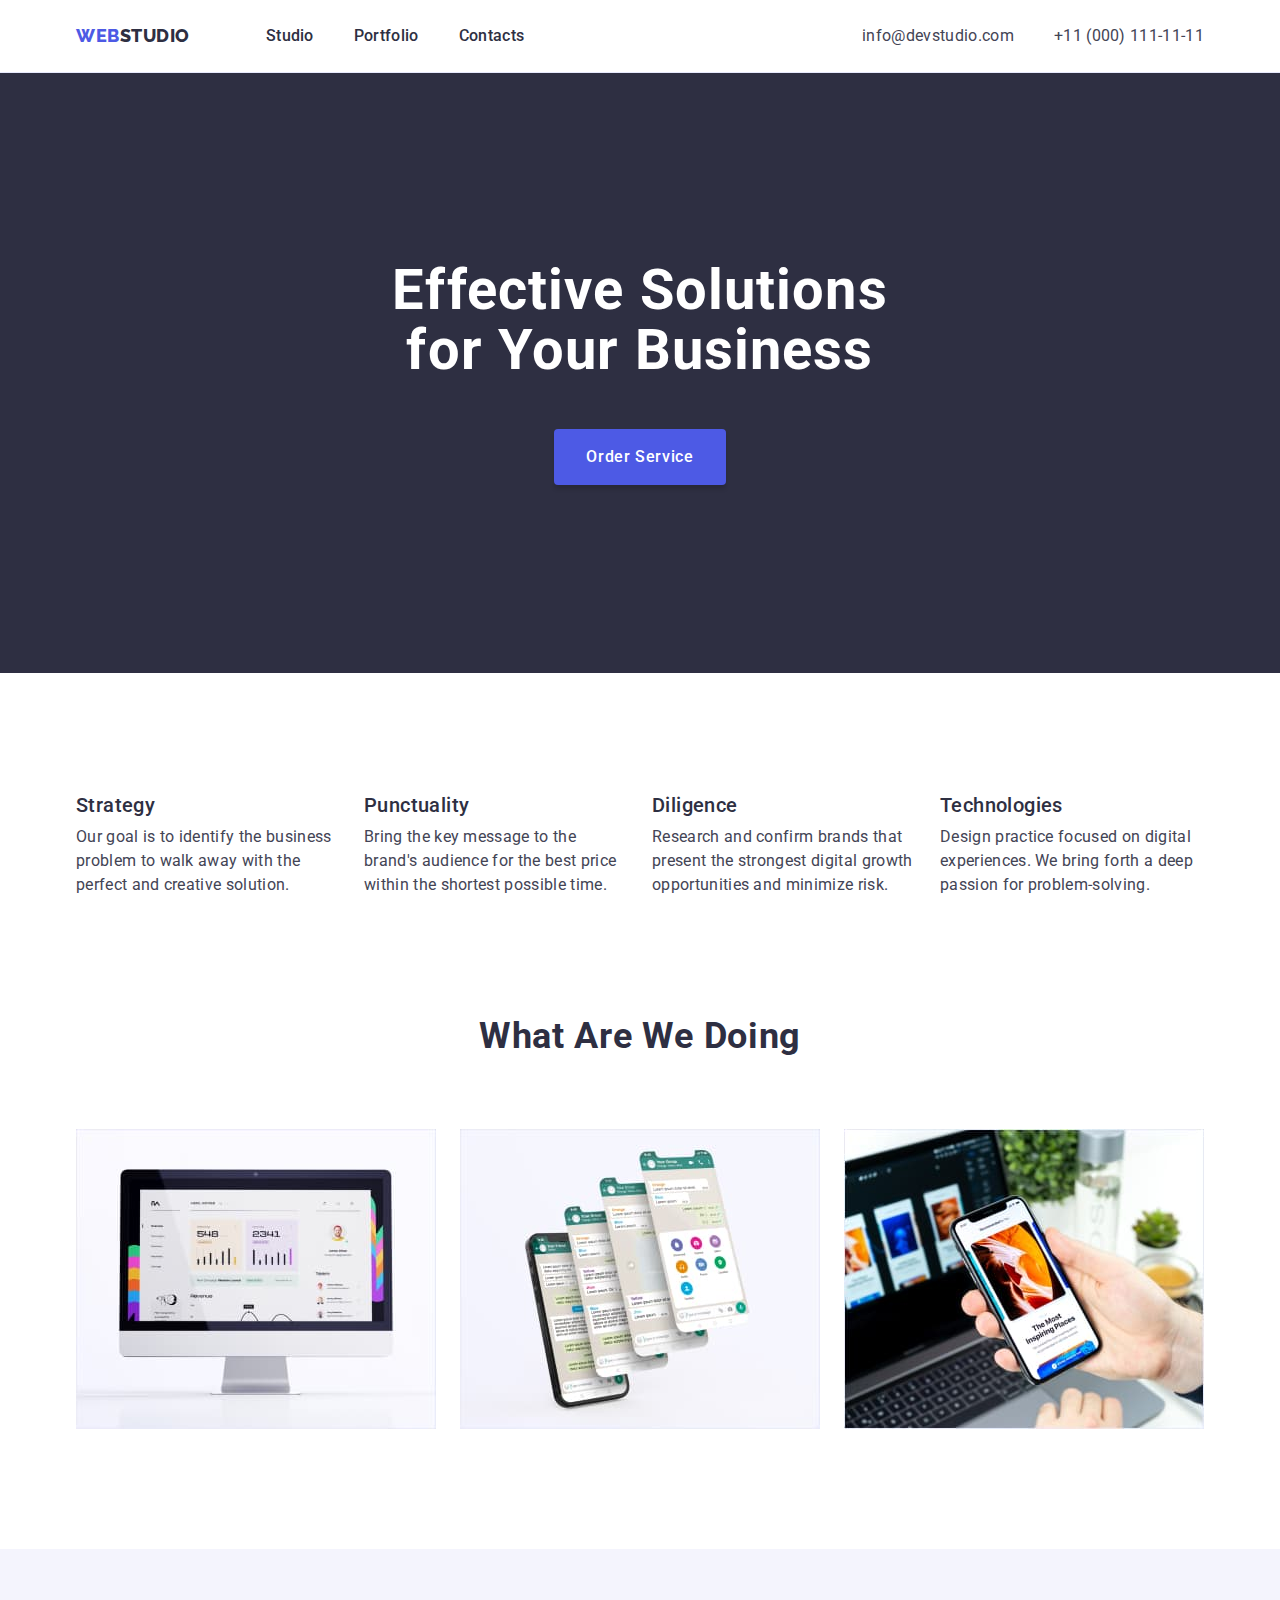
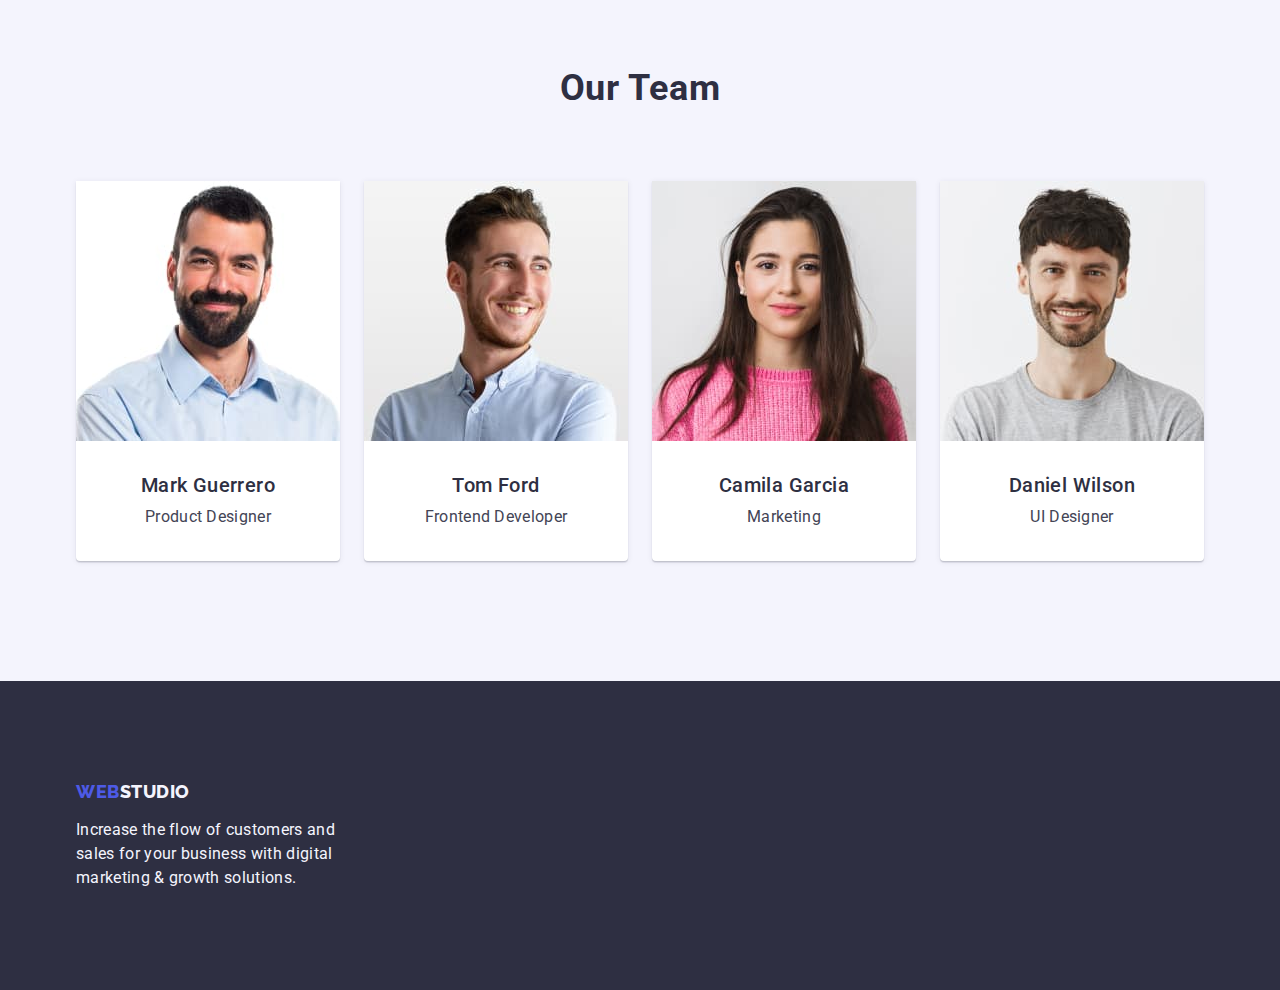
<file: index.html>
<!DOCTYPE html>

<html lang="en">
  <head>
    <meta charset="UTF-8" />
    <meta http-equiv="X-UA-Compatible" content="IE=edge" />
    <meta name="viewport" content="width=device-width, initial-scale=1.0" />
    <link rel="preconnect" href="https://fonts.googleapis.com" />
    <link rel="preconnect" href="https://fonts.gstatic.com" crossorigin />
    <link
      href="https://fonts.googleapis.com/css2?family=Raleway:wght@800&family=Roboto:wght@400;500;700;900&display=swap"
      rel="stylesheet"
    />
    <link rel="stylesheet" href="./css/modern-normalize/modern-normalize.min.css" />
    <link rel="stylesheet" href="./css/styles.css" />
    <title>Web Studio</title>
  </head>
  <body>
    <header class="page-header">
      <div class="container page-header-container">
        <nav class="page-nav">
          <a href="./index.html" class="logo link"
            >Web<span class="logo-item-theme-light">Studio</span></a
          >
          <ul class="menu list">
            <li class="menu-item">
              <a class="menu-link link" href="./index.html">Studio</a>
            </li>
            <li class="menu-item">
              <a class="menu-link link" href="./portfolio.html">Portfolio</a>
            </li>
            <li class="menu-item">
              <a class="menu-link link" href="">Contacts</a>
            </li>
          </ul>
        </nav>
        <address class="contact">
          <ul class="contact-list list">
            <li class="contact-item">
              <a class="contact-link link" href="mailto:info@devstudio.com">info@devstudio.com</a>
            </li>
            <li class="contact-item">
              <a class="contact-link link" href="tel:+110001111111">+11 (000) 111-11-11</a>
            </li>
          </ul>
        </address>
      </div>
    </header>
    <main>
      <section class="hero">
        <div class="container">
          <h1 class="hero-descr">Effective Solutions for Your Business</h1>
          <button class="modal-open-btn" type="button">Order Service</button>
        </div>
      </section>
      <section class="principle-section section">
        <div class="container">
          <h2 class="principle-title-hidden visually-hidden">Principles of work</h2>
          <ul class="principle list principle-container">
            <li class="principle-item">
              <h3 class="principle-title">Strategy</h3>
              <p class="principle-descr">
                Our goal is to identify the business problem to walk away with the perfect and
                creative solution.
              </p>
            </li>
            <li class="principle-item">
              <h3 class="principle-title">Punctuality</h3>
              <p class="principle-descr">
                Bring the key message to the brand's audience for the best price within the shortest
                possible time.
              </p>
            </li>
            <li class="principle-item">
              <h3 class="principle-title">Diligence</h3>
              <p class="principle-descr">
                Research and confirm brands that present the strongest digital growth opportunities
                and minimize risk.
              </p>
            </li>
            <li class="principle-item">
              <h3 class="principle-title">Technologies</h3>
              <p class="principle-descr">
                Design practice focused on digital experiences. We bring forth a deep passion for
                problem-solving.
              </p>
            </li>
          </ul>
        </div>
      </section>
      <section class="working-section">
        <div class="container">
          <h2 class="working-img-title">What Are We Doing</h2>
          <ul class="working-img-list list">
            <li class="working-img-item">
              <img
                class="working-img"
                src="./images/what-are-we-doing/pc-content.jpg"
                alt="PC content"
                width="360"
                height="300"
              />
            </li>
            <li class="working-img-item">
              <img
                class="working-img"
                src="./images/what-are-we-doing/mobile-application.jpg"
                alt="Mobile application"
                width="360"
                height="300"
              />
            </li>
            <li class="working-img-item">
              <img
                class="working-img"
                src="./images/what-are-we-doing/mobile-content.jpg"
                alt="Mobile content"
                width="360"
                height="300"
              />
            </li>
          </ul>
        </div>
      </section>
      <section class="our-team-section section">
        <div class="container">
          <h2 class="team-title">Our Team</h2>
          <ul class="team-list list">
            <li class="team-item">
              <img
                class="team-img"
                src="./images/our-team/mark-guerrero.jpg"
                alt="Mark Guerrero"
                width="264"
                height="260"
              />
              <div class="team-member-container">
                <h3 class="team-member">Mark Guerrero</h3>
                <p class="team-member-profession">Product Designer</p>
              </div>
            </li>
            <li class="team-item">
              <img
                class="team-img"
                src="./images/our-team/tom-ford.jpg"
                alt="Tom Ford"
                width="264"
                height="260"
              />
              <div class="team-member-container">
                <h3 class="team-member">Tom Ford</h3>
                <p class="team-member-profession">Frontend Developer</p>
              </div>
            </li>
            <li class="team-item">
              <img
                class="team-img"
                src="./images/our-team/camila-garcia.jpg"
                alt="Camila Garcia"
                width="264"
                height="260"
              />
              <div class="team-member-container">
                <h3 class="team-member">Camila Garcia</h3>
                <p class="team-member-profession">Marketing</p>
              </div>
            </li>
            <li class="team-item">
              <img
                class="team-img"
                src="./images/our-team/daniel-wilson.jpg"
                alt="Daniel Wilson"
                width="264"
                height="260"
              />
              <div class="team-member-container">
                <h3 class="team-member">Daniel Wilson</h3>
                <p class="team-member-profession">UI Designer</p>
              </div>
            </li>
          </ul>
        </div>
      </section>
    </main>
    <footer class="footer">
      <div class="container">
        <a href="./index.html" class="logo logo-footer link"
          >Web<span class="logo-item-theme-dark">Studio</span></a
        >
        <p class="footer-descr">
          Increase the flow of customers and sales for your business with digital marketing & growth
          solutions.
        </p>
      </div>
    </footer>
  </body>
</html>
</file>
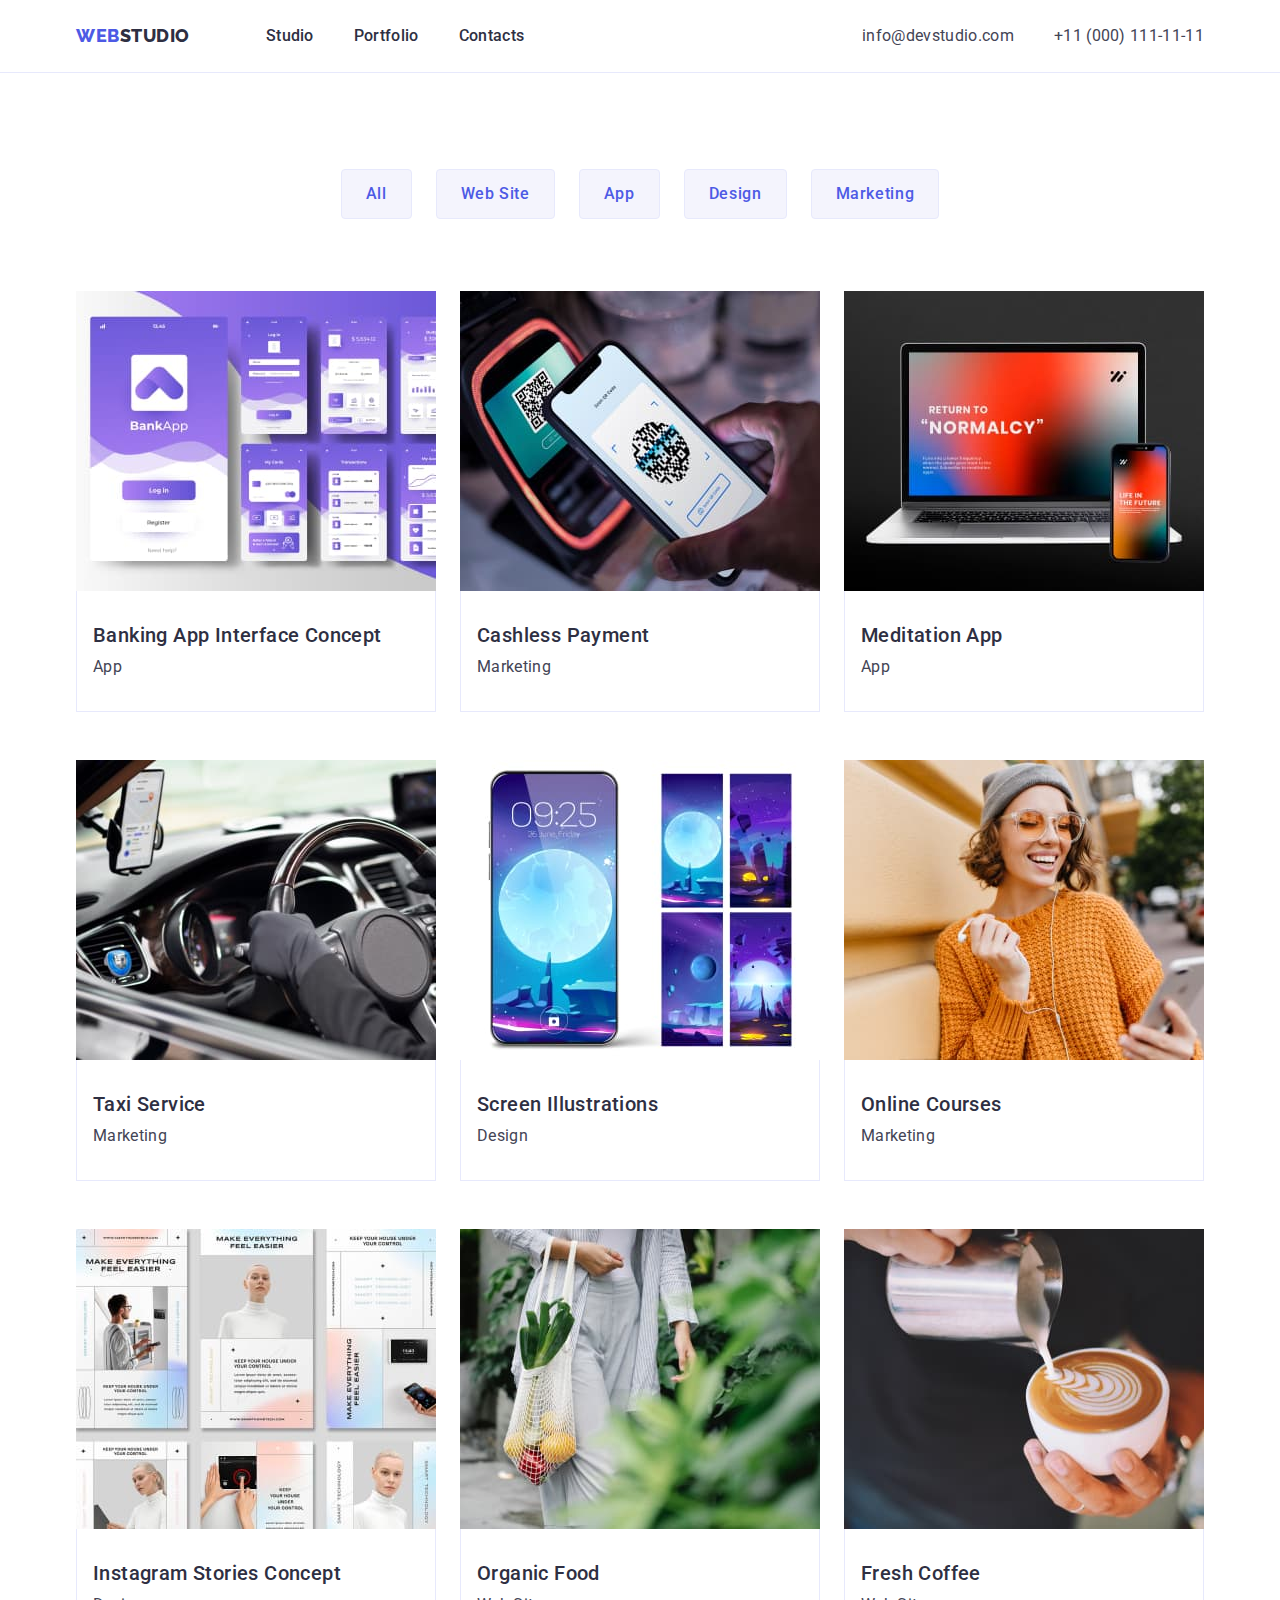
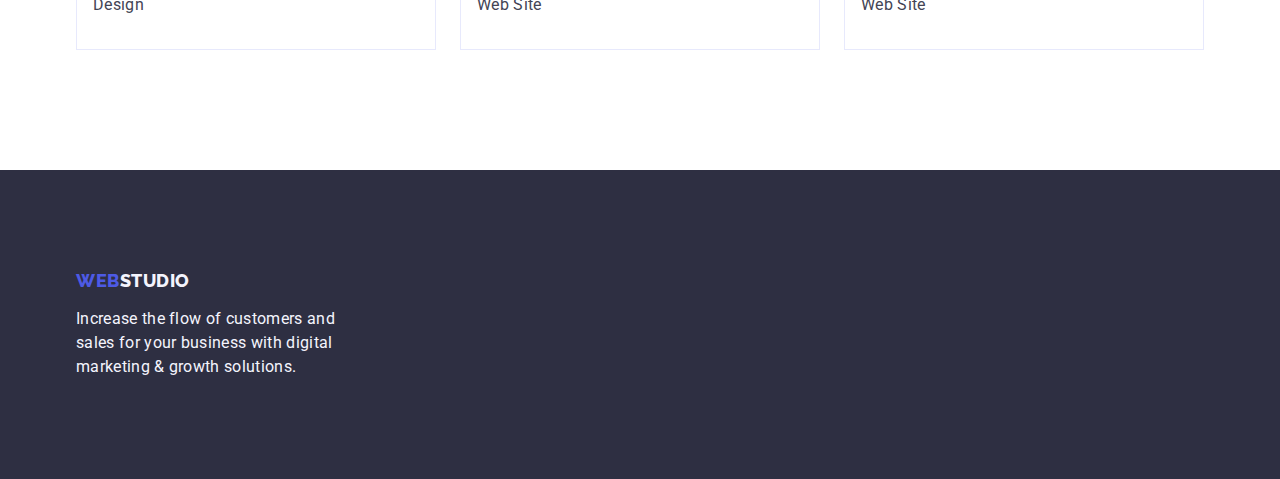
<file: portfolio.html>
<!DOCTYPE html>

<html lang="en">
  <head>
    <meta charset="UTF-8" />
    <meta http-equiv="X-UA-Compatible" content="IE=edge" />
    <meta name="viewport" content="width=device-width, initial-scale=1.0" />
    <link rel="preconnect" href="https://fonts.googleapis.com" />
    <link rel="preconnect" href="https://fonts.gstatic.com" crossorigin />
    <link
      href="https://fonts.googleapis.com/css2?family=Raleway:wght@800&family=Roboto:wght@400;500;700;900&display=swap"
      rel="stylesheet"
    />
    <link rel="stylesheet" href="./css/modern-normalize/modern-normalize.min.css" />
    <link rel="stylesheet" href="./css/styles.css" />
    <title>Web Studio</title>
  </head>
  <body>
    <header class="page-header">
      <div class="container page-header-container">
        <nav class="page-nav">
          <a href="./index.html" class="logo link"
            >Web<span class="logo-item-theme-light">Studio</span></a
          >
          <ul class="menu list">
            <li class="menu-item">
              <a class="menu-link link" href="./index.html">Studio</a>
            </li>
            <li class="menu-item">
              <a class="menu-link link" href="./portfolio.html">Portfolio</a>
            </li>
            <li class="menu-item">
              <a class="menu-link link" href="">Contacts</a>
            </li>
          </ul>
        </nav>
        <address class="contact">
          <ul class="contact-list list">
            <li class="contact-item">
              <a class="contact-link link" href="mailto:info@devstudio.com">info@devstudio.com</a>
            </li>
            <li class="contact-item">
              <a class="contact-link link" href="tel:+110001111111">+11 (000) 111-11-11</a>
            </li>
          </ul>
        </address>
      </div>
    </header>
    <main>
      <section class="portfolio-section">
        <div class="container">
          <h1 class="visually-hidden">Filters</h1>
          <ul class="btn-list list">
            <li class="btn-item"><button class="filter-btn" type="button">All</button></li>
            <li class="btn-item"><button class="filter-btn" type="button">Web Site</button></li>
            <li class="btn-item"><button class="filter-btn" type="button">App</button></li>
            <li class="btn-item"><button class="filter-btn" type="button">Design</button></li>
            <li class="btn-item"><button class="filter-btn" type="button">Marketing</button></li>
          </ul>
          <ul class="portfolio-img-list list">
            <li class="portfolio-img-item">
              <a href="" class="link"
                ><img
                  class="portfolio-img"
                  src="./images/portfolio/banking-app.jpg"
                  alt="Banking App"
                  width="360"
                  height="300"
                />
                <div class="portfolio-img-descr-container">
                  <h2 class="portfolio-img-title">Banking App Interface Concept</h2>
                  <p class="portfolio-img-descr">App</p>
                </div></a
              >
            </li>
            <li class="portfolio-img-item">
              <a href="" class="link"
                ><img
                  class="portfolio-img"
                  src="./images/portfolio/cashless-payment.jpg"
                  alt="Cashless Payment"
                  width="360"
                  height="300"
                />
                <div class="portfolio-img-descr-container">
                  <h2 class="portfolio-img-title">Cashless Payment</h2>
                  <p class="portfolio-img-descr">Marketing</p>
                </div></a
              >
            </li>
            <li class="portfolio-img-item">
              <a href="" class="link"
                ><img
                  class="portfolio-img"
                  src="./images/portfolio/meditation-app.jpg"
                  alt="Meditation App"
                  width="360"
                  height="300"
                />
                <div class="portfolio-img-descr-container">
                  <h2 class="portfolio-img-title">Meditation App</h2>
                  <p class="portfolio-img-descr">App</p>
                </div></a
              >
            </li>
            <li class="portfolio-img-item">
              <a href="" class="link"
                ><img
                  class="portfolio-img"
                  src="./images/portfolio/taxi-service.jpg"
                  alt="Taxi Service"
                  width="360"
                  height="300"
                />
                <div class="portfolio-img-descr-container">
                  <h2 class="portfolio-img-title">Taxi Service</h2>
                  <p class="portfolio-img-descr">Marketing</p>
                </div></a
              >
            </li>
            <li class="portfolio-img-item">
              <a href="" class="link"
                ><img
                  class="portfolio-img"
                  src="./images/portfolio/screen-illustrations.jpg"
                  alt="Screen Illustrations"
                  width="360"
                  height="300"
                />
                <div class="portfolio-img-descr-container">
                  <h2 class="portfolio-img-title">Screen Illustrations</h2>
                  <p class="portfolio-img-descr">Design</p>
                </div></a
              >
            </li>
            <li class="portfolio-img-item">
              <a href="" class="link"
                ><img
                  class="portfolio-img"
                  src="./images/portfolio/online-courses.jpg"
                  alt="Online Courses"
                  width="360"
                  height="300"
                />
                <div class="portfolio-img-descr-container">
                  <h2 class="portfolio-img-title">Online Courses</h2>
                  <p class="portfolio-img-descr">Marketing</p>
                </div></a
              >
            </li>
            <li class="portfolio-img-item">
              <a href="" class="link"
                ><img
                  class="portfolio-img"
                  src="./images/portfolio/instagram-stories.jpg"
                  alt="Instagram Stories"
                  width="360"
                  height="300"
                />
                <div class="portfolio-img-descr-container">
                  <h2 class="portfolio-img-title">Instagram Stories Concept</h2>
                  <p class="portfolio-img-descr">Design</p>
                </div></a
              >
            </li>
            <li class="portfolio-img-item">
              <a href="" class="link"
                ><img
                  class="portfolio-img"
                  src="./images/portfolio/organic-food.jpg"
                  alt="Organic Food"
                  width="360"
                  height="300"
                />
                <div class="portfolio-img-descr-container">
                  <h2 class="portfolio-img-title">Organic Food</h2>
                  <p class="portfolio-img-descr">Web Site</p>
                </div></a
              >
            </li>
            <li class="portfolio-img-item">
              <a href="" class="link"
                ><img
                  class="portfolio-img"
                  src="./images/portfolio/fresh-coffee.jpg"
                  alt="Fresh Coffee"
                  width="360"
                  height="300"
                />
                <div class="portfolio-img-descr-container">
                  <h2 class="portfolio-img-title">Fresh Coffee</h2>
                  <p class="portfolio-img-descr">Web Site</p>
                </div></a
              >
            </li>
          </ul>
        </div>
      </section>
    </main>
    <footer class="footer">
      <div class="container">
        <a href="./index.html" class="logo logo-footer link"
          >Web<span class="logo-item-theme-dark">Studio</span></a
        >
        <p class="footer-descr">
          Increase the flow of customers and sales for your business with digital marketing & growth
          solutions.
        </p>
      </div>
    </footer>
  </body>
</html>
</file>
<file: css/styles.css>
/* Default */

body {
    font-family: 'Roboto', sans-serif;
    color: #434455;
    background-color: var(--background-white);
}

.container {
    width: 1158px;
    margin-left: auto;
    margin-right: auto;
    padding-left: 15px;
    padding-right: 15px;
}

.section {
    padding-top: 120px;
    padding-bottom: 120px;
}

.list {
    list-style: none;
}

.link {
    text-decoration: none;
}

.visually-hidden {
    position: absolute;
    width: 1px;
    height: 1px;
    margin: -1px;
    border: 0;
    padding: 0;
    white-space: nowrap;
    clip-path: inset(100%);
    clip: rect(0 0 0 0);
    overflow: hidden;
}

button {
    cursor: pointer;
}

h1,
h2,
h3,
h4,
h5,
h6,
p {
    margin-top: 0;
    margin-bottom: 0;
}

ul,
ol {
    margin-top: 0;
    margin-bottom: 0;
    padding-left: 0;
}

img {
    display: block;
}

/* Colors */

:root {
    --background-dark: #2E2F42;
    --background-light: #F4F4FD;
    --background-white: #FFFFFF;
    --primary-brand: #4D5AE5;
    --pressed-state: #404BBF;
    --title-color: #2E2F42;
    --description-color: #434455;
}

/* Top Line */

.page-header {
    padding-top: 24px;
    padding-bottom: 24px;
    border-bottom: 1px solid #E7E9FC;
}

.page-header-container {
    display: flex;
    align-items: center;
}

.page-nav {
    display: flex;
    align-items: center;
}

.logo {
    margin-right: 76px;
    font-family: 'Raleway', sans-serif;
    font-style: normal;
    font-weight: 800;
    font-size: 18px;
    line-height: 1.17;
    letter-spacing: 0.03em;
    text-transform: uppercase;
    color: var(--primary-brand);
}

.logo-item-theme-light {
    color: #2E2F42;
}

.logo-item-theme-dark {
    color: #F4F4FD;
}

.menu {
    display: flex;
    align-items: center;
    gap: 40px;
}

.menu-link {
    padding-top: 24px;
    padding-bottom: 24px;
    font-weight: 500;
    font-size: 16px;
    line-height: 1.5;
    letter-spacing: 0.02em;
    color: #2E2F42;
}

.menu-link:hover,
.menu-link:focus {
    color: var(--pressed-state);
}

.contact {
    font-style: normal;
    margin-left: auto;
}

.contact-list {
    display: flex;
    align-items: center;
    gap: 40px;
}

.contact-link {
    font-weight: 400;
    font-size: 16px;
    line-height: 1.5;
    letter-spacing: 0.02em;
    color: #434455;
}

.contact-link:hover,
.contact-link:focus {
    color: var(--pressed-state);
}

/* Effective Solutions for Your Business */

.hero {
    padding-top: 188px;
    padding-bottom: 188px;
    background-color: var(--background-dark);
}

.hero-descr {
    margin-left: auto;
    margin-right: auto;
    max-width: 496px;
    margin-bottom: 48px;
    font-weight: 700;
    font-size: 56px;
    line-height: 1.07;
    letter-spacing: 0.02em;
    text-align: center;
    color: #ffffff;
}

.modal-open-btn {
    display: block;
    margin-left: auto;
    margin-right: auto;
    padding: 16px 32px;
    min-width: 169px;
    font-family: 'Roboto', sans-serif;
    font-weight: 500;
    font-size: 16px;
    line-height: 1.5;
    letter-spacing: 0.04em;
    color: #FFFFFF;
    cursor: pointer;
    background-color: var(--primary-brand);
    box-shadow: 0px 4px 4px rgba(0, 0, 0, 0.15);
    border: 0;
    border-radius: 4px;
}

.modal-open-btn:hover,
.modal-open-btn:focus {
    background-color: var(--pressed-state);
}

/* Principles of work */

.principle-container {
    display: flex;
    gap: 24px;
}

.principle-item {
    flex-basis: calc((100% - 72px) / 4);
}

.principle-title {
    margin-bottom: 8px;
    font-weight: 500;
    font-size: 20px;
    line-height: 1.2;
    letter-spacing: 0.02em;
    color: var(--title-color);
}

.principle-descr {
    font-weight: 400;
    font-size: 16px;
    line-height: 1.5;
    letter-spacing: 0.02em;
    color: var(--description-color);
}

/* What are we doing */

.working-section {
    padding-bottom: 120px;
}

.working-img-list {
    display: flex;
    gap: 24px;
}

.working-img-title {
    text-align: center;
    margin-bottom: 72px;
    font-weight: 700;
    font-size: 36px;
    line-height: 1.11;
    letter-spacing: 0.02em;
    text-transform: capitalize;
    color: var(--title-color);
}

.working-img-item {
    flex-basis: calc((100% - 48px) / 3);
}

/* Our team */

.our-team-section {
    background-color: var(--background-light);
}

.team-list {
    display: flex;
    gap: 24px;
}

.team-item {
    flex-basis: calc((100% - 72px) / 4);
    background-color: var(--background-white);
    box-shadow: 0px 1px 6px rgba(46, 47, 66, 0.08), 0px 1px 1px rgba(46, 47, 66, 0.16), 0px 2px 1px rgba(46, 47, 66, 0.08);
    border-radius: 0px 0px 4px 4px;
}

.team-title {
    text-align: center;
    margin-bottom: 72px;
    font-weight: 700;
    font-size: 36px;
    line-height: 1.11;
    letter-spacing: 0.02em;
    text-transform: capitalize;
    color: var(--title-color);
}

.team-member-container {
    padding: 32px 16px;
}

.team-member {
    text-align: center;
    margin-bottom: 8px;
    font-weight: 500;
    font-size: 20px;
    line-height: 1.2;
    letter-spacing: 0.02em;
    color: var(--title-color);
}

.team-member-profession {
    text-align: center;
    font-weight: 400;
    font-size: 16px;
    line-height: 1.5;
    letter-spacing: 0.02em;
    color: var(--description-color);
}

/* Footer */

.footer {
    padding-top: 100px;
    padding-bottom: 100px;
    background-color: var(--background-dark);
}

.logo-footer {
    display: inline-block;
    margin-right: 0;
    margin-bottom: 16px;
}

.footer-descr {
    width: 264px;
    font-weight: 400;
    font-size: 16px;
    line-height: 1.5;
    letter-spacing: 0.02em;
    color: #F4F4FD;
}

/* PORTFOLIO */

.portfolio-section {
    padding-top: 96px;
    padding-bottom: 120px;
}

.btn-list {
    display: flex;
    justify-content: center;
    margin-bottom: 72px;
    gap: 24px;
}

.filter-btn {
    padding: 12px 24px;
    font-family: 'Roboto', sans-serif;
    font-weight: 500;
    font-size: 16px;
    line-height: 1.5;
    letter-spacing: 0.04em;
    cursor: pointer;
    color: var(--primary-brand);
    background-color: var(--background-light);
    border: 1px solid #E7E9FC;
    border-radius: 4px;
}

.filter-btn:hover,
.filter-btn:focus {
    color: #FFFFFF;
    background-color: var(--pressed-state);
    border: 1px solid transparent;
}

.portfolio-img-list {
    display: flex;
    flex-wrap: wrap;
    column-gap: 24px;
    row-gap: 48px;
}

.portfolio-img-item {
    flex-basis: calc((100% - 48px) / 3);
}

.portfolio-img-title {
    margin-bottom: 8px;
    font-weight: 500;
    font-size: 20px;
    line-height: 1.2;
    letter-spacing: 0.02em;
    color: var(--title-color);
}

.portfolio-img-descr-container {
    padding: 32px 16px;
    border: 1px solid #E7E9FC;
    border-top: none;
}

.portfolio-img-descr {
    font-weight: 400;
    font-size: 16px;
    line-height: 1.5;
    letter-spacing: 0.02em;
    color: var(--description-color);
}
</file>
